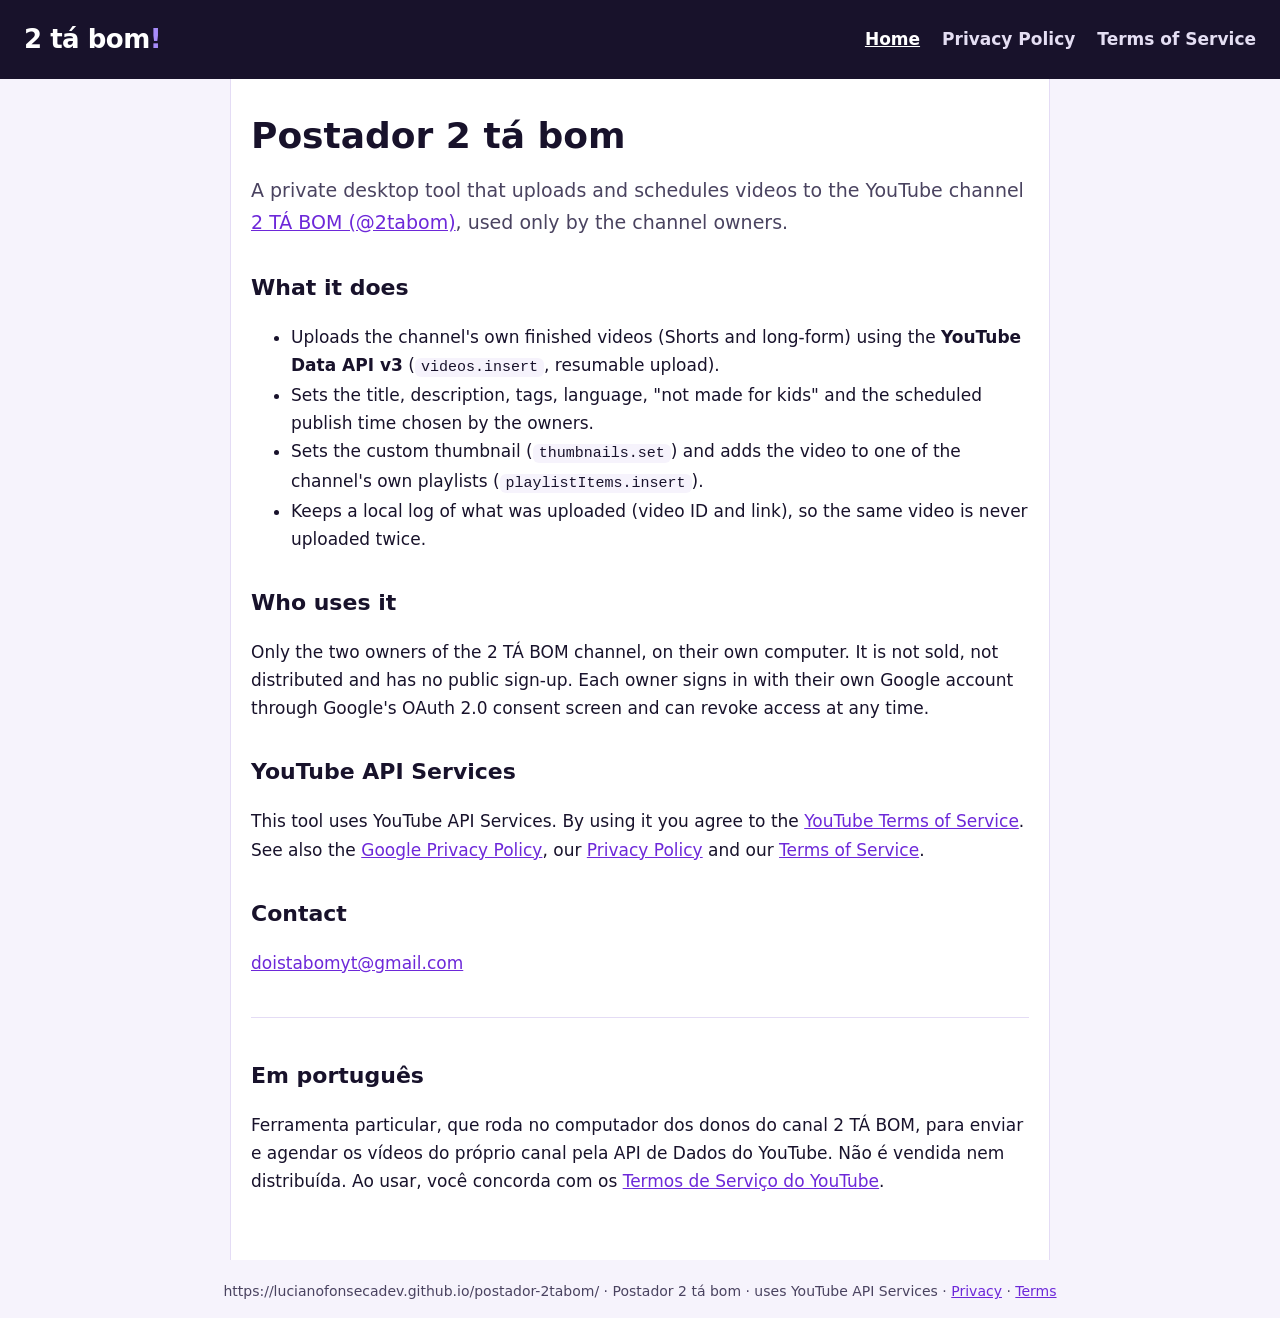
<file: index.html>
<!doctype html>
<html lang="en" translate="no">
<head>
<meta charset="utf-8">
<meta name="google" content="notranslate">
<meta name="viewport" content="width=device-width, initial-scale=1">
<title>Postador 2 tá bom</title>
<link rel="stylesheet" href="estilo.css">
</head>
<body>
<header>
  <div class="marca">2 tá bom<span>!</span></div>
  <nav><a href="index.html" aria-current="page">Home</a><a href="privacy.html">Privacy Policy</a><a href="terms.html">Terms of Service</a></nav>
</header>
<main>
  <h1>Postador 2 tá bom</h1>
  <p class="destaque">A private desktop tool that uploads and schedules videos to the YouTube channel
  <a href="https://www.youtube.com/@2tabom">2 TÁ BOM (@2tabom)</a>, used only by the channel owners.</p>

  <h2>What it does</h2>
  <ul>
    <li>Uploads the channel's own finished videos (Shorts and long-form) using the <strong>YouTube Data API v3</strong>
      (<code>videos.insert</code>, resumable upload).</li>
    <li>Sets the title, description, tags, language, "not made for kids" and the scheduled publish time chosen by the owners.</li>
    <li>Sets the custom thumbnail (<code>thumbnails.set</code>) and adds the video to one of the channel's own playlists
      (<code>playlistItems.insert</code>).</li>
    <li>Keeps a local log of what was uploaded (video ID and link), so the same video is never uploaded twice.</li>
  </ul>

  <h2>Who uses it</h2>
  <p>Only the two owners of the 2 TÁ BOM channel, on their own computer. It is not sold, not distributed and has no
  public sign-up. Each owner signs in with their own Google account through Google's OAuth 2.0 consent screen and can
  revoke access at any time.</p>

  <h2>YouTube API Services</h2>
  <p>This tool uses YouTube API Services. By using it you agree to the
  <a href="https://www.youtube.com/t/terms">YouTube Terms of Service</a>.
  See also the <a href="https://policies.google.com/privacy">Google Privacy Policy</a>,
  our <a href="privacy.html">Privacy Policy</a> and our <a href="terms.html">Terms of Service</a>.</p>

  <h2>Contact</h2>
  <p><a href="mailto:doistabomyt@gmail.com">doistabomyt@gmail.com</a></p>

  <hr>
  <h2 lang="pt-BR">Em português</h2>
  <p lang="pt-BR">Ferramenta particular, que roda no computador dos donos do canal 2 TÁ BOM, para enviar e agendar os
  vídeos do próprio canal pela API de Dados do YouTube. Não é vendida nem distribuída. Ao usar, você concorda com os
  <a href="https://www.youtube.com/t/terms">Termos de Serviço do YouTube</a>.</p>
</main>
<footer>https://lucianofonsecadev.github.io/postador-2tabom/ · Postador 2 tá bom · uses YouTube API Services · <a href="privacy.html">Privacy</a> · <a href="terms.html">Terms</a></footer>
</body>
</html>
</file>
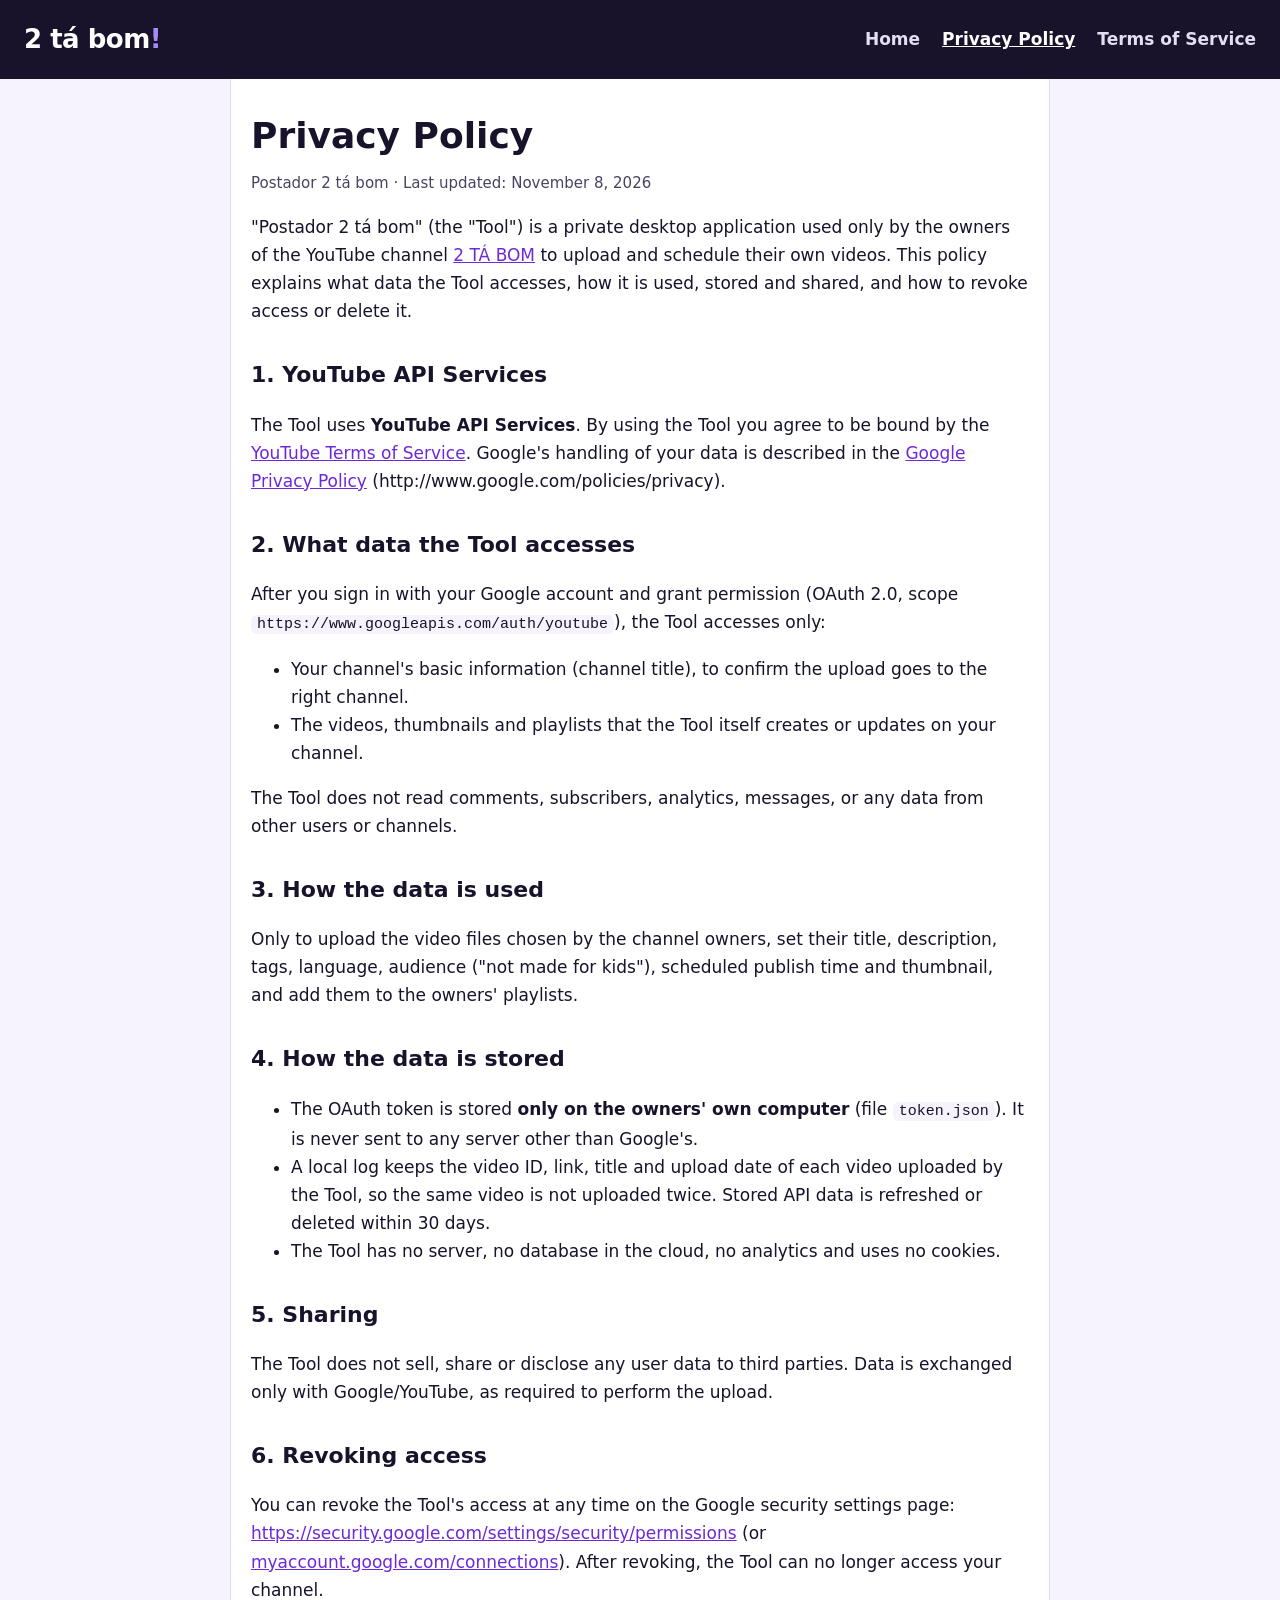
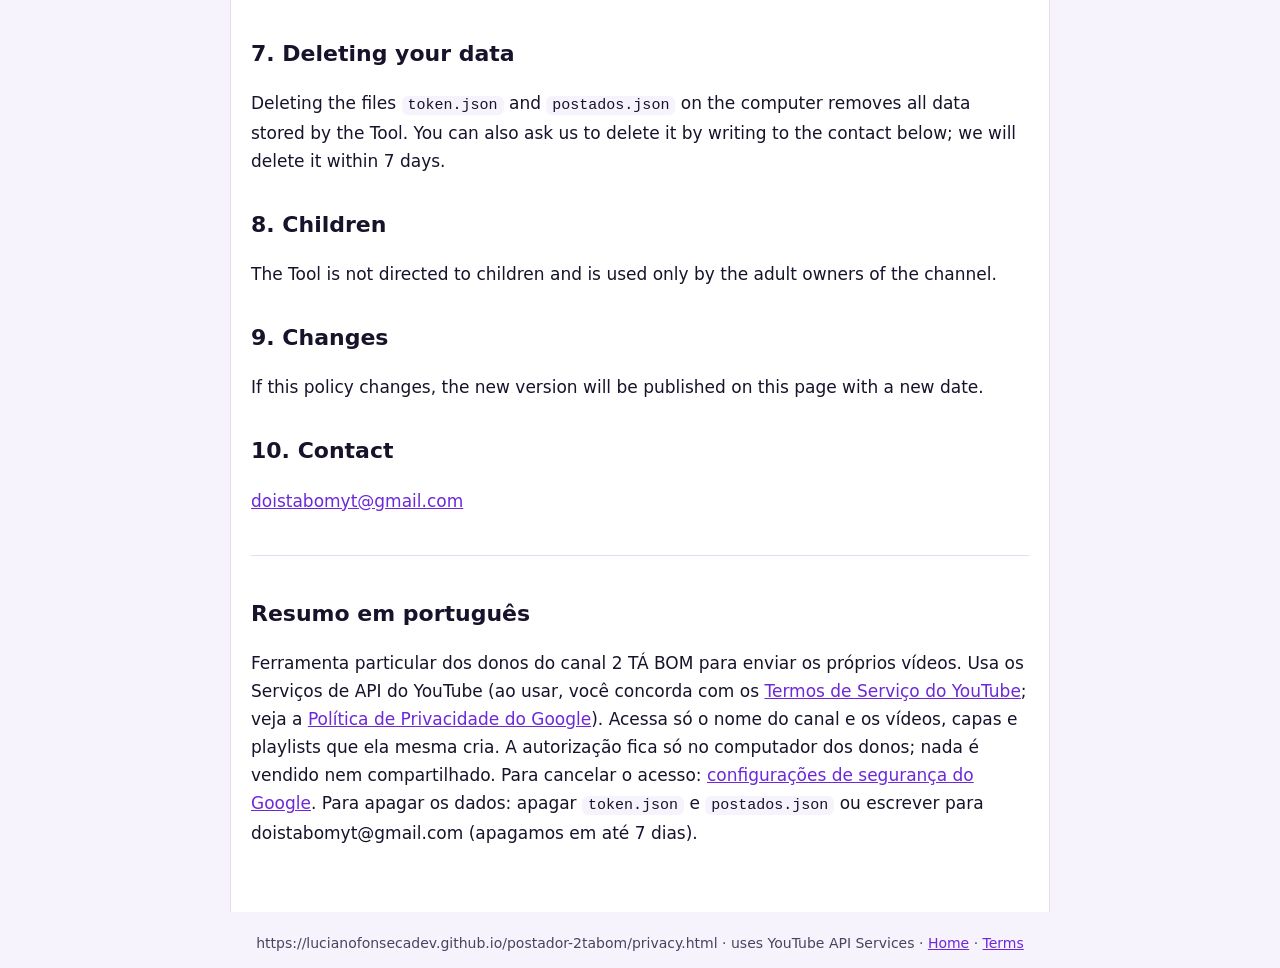
<file: privacy.html>
<!doctype html>
<html lang="en" translate="no">
<head>
<meta charset="utf-8">
<meta name="google" content="notranslate">
<meta name="viewport" content="width=device-width, initial-scale=1">
<title>Privacy Policy · Postador 2 tá bom</title>
<link rel="stylesheet" href="estilo.css">
</head>
<body>
<header>
  <div class="marca">2 tá bom<span>!</span></div>
  <nav><a href="index.html">Home</a><a href="privacy.html" aria-current="page">Privacy Policy</a><a href="terms.html">Terms of Service</a></nav>
</header>
<main>
  <h1>Privacy Policy</h1>
  <p class="data">Postador 2 tá bom · Last updated: November 8, 2026</p>

  <p>"Postador 2 tá bom" (the "Tool") is a private desktop application used only by the owners of the YouTube channel
  <a href="https://www.youtube.com/@2tabom">2 TÁ BOM</a> to upload and schedule their own videos.
  This policy explains what data the Tool accesses, how it is used, stored and shared, and how to revoke access or
  delete it.</p>

  <h2>1. YouTube API Services</h2>
  <p>The Tool uses <strong>YouTube API Services</strong>. By using the Tool you agree to be bound by the
  <a href="https://www.youtube.com/t/terms">YouTube Terms of Service</a>. Google's handling of your data is described in the
  <a href="https://policies.google.com/privacy">Google Privacy Policy</a> (http://www.google.com/policies/privacy).</p>

  <h2>2. What data the Tool accesses</h2>
  <p>After you sign in with your Google account and grant permission (OAuth 2.0, scope
  <code>https://www.googleapis.com/auth/youtube</code>), the Tool accesses only:</p>
  <ul>
    <li>Your channel's basic information (channel title), to confirm the upload goes to the right channel.</li>
    <li>The videos, thumbnails and playlists that the Tool itself creates or updates on your channel.</li>
  </ul>
  <p>The Tool does not read comments, subscribers, analytics, messages, or any data from other users or channels.</p>

  <h2>3. How the data is used</h2>
  <p>Only to upload the video files chosen by the channel owners, set their title, description, tags, language,
  audience ("not made for kids"), scheduled publish time and thumbnail, and add them to the owners' playlists.</p>

  <h2>4. How the data is stored</h2>
  <ul>
    <li>The OAuth token is stored <strong>only on the owners' own computer</strong> (file <code>token.json</code>). It is
      never sent to any server other than Google's.</li>
    <li>A local log keeps the video ID, link, title and upload date of each video uploaded by the Tool, so the same video is
      not uploaded twice. Stored API data is refreshed or deleted within 30 days.</li>
    <li>The Tool has no server, no database in the cloud, no analytics and uses no cookies.</li>
  </ul>

  <h2>5. Sharing</h2>
  <p>The Tool does not sell, share or disclose any user data to third parties. Data is exchanged only with Google/YouTube,
  as required to perform the upload.</p>

  <h2>6. Revoking access</h2>
  <p>You can revoke the Tool's access at any time on the Google security settings page:
  <a href="https://security.google.com/settings/security/permissions">https://security.google.com/settings/security/permissions</a>
  (or <a href="https://myaccount.google.com/connections">myaccount.google.com/connections</a>). After revoking, the Tool
  can no longer access your channel.</p>

  <h2>7. Deleting your data</h2>
  <p>Deleting the files <code>token.json</code> and <code>postados.json</code> on the computer removes all data stored by
  the Tool. You can also ask us to delete it by writing to the contact below; we will delete it within 7 days.</p>

  <h2>8. Children</h2>
  <p>The Tool is not directed to children and is used only by the adult owners of the channel.</p>

  <h2>9. Changes</h2>
  <p>If this policy changes, the new version will be published on this page with a new date.</p>

  <h2>10. Contact</h2>
  <p><a href="mailto:doistabomyt@gmail.com">doistabomyt@gmail.com</a></p>

  <hr>
  <h2 lang="pt-BR">Resumo em português</h2>
  <p lang="pt-BR">Ferramenta particular dos donos do canal 2 TÁ BOM para enviar os próprios vídeos. Usa os Serviços de API
  do YouTube (ao usar, você concorda com os <a href="https://www.youtube.com/t/terms">Termos de Serviço do YouTube</a>;
  veja a <a href="https://policies.google.com/privacy">Política de Privacidade do Google</a>). Acessa só o nome do canal e
  os vídeos, capas e playlists que ela mesma cria. A autorização fica só no computador dos donos; nada é vendido nem
  compartilhado. Para cancelar o acesso:
  <a href="https://security.google.com/settings/security/permissions">configurações de segurança do Google</a>.
  Para apagar os dados: apagar <code>token.json</code> e <code>postados.json</code> ou escrever para
  doistabomyt@gmail.com (apagamos em até 7 dias).</p>
</main>
<footer>https://lucianofonsecadev.github.io/postador-2tabom/privacy.html · uses YouTube API Services · <a href="index.html">Home</a> · <a href="terms.html">Terms</a></footer>
</body>
</html>
</file>
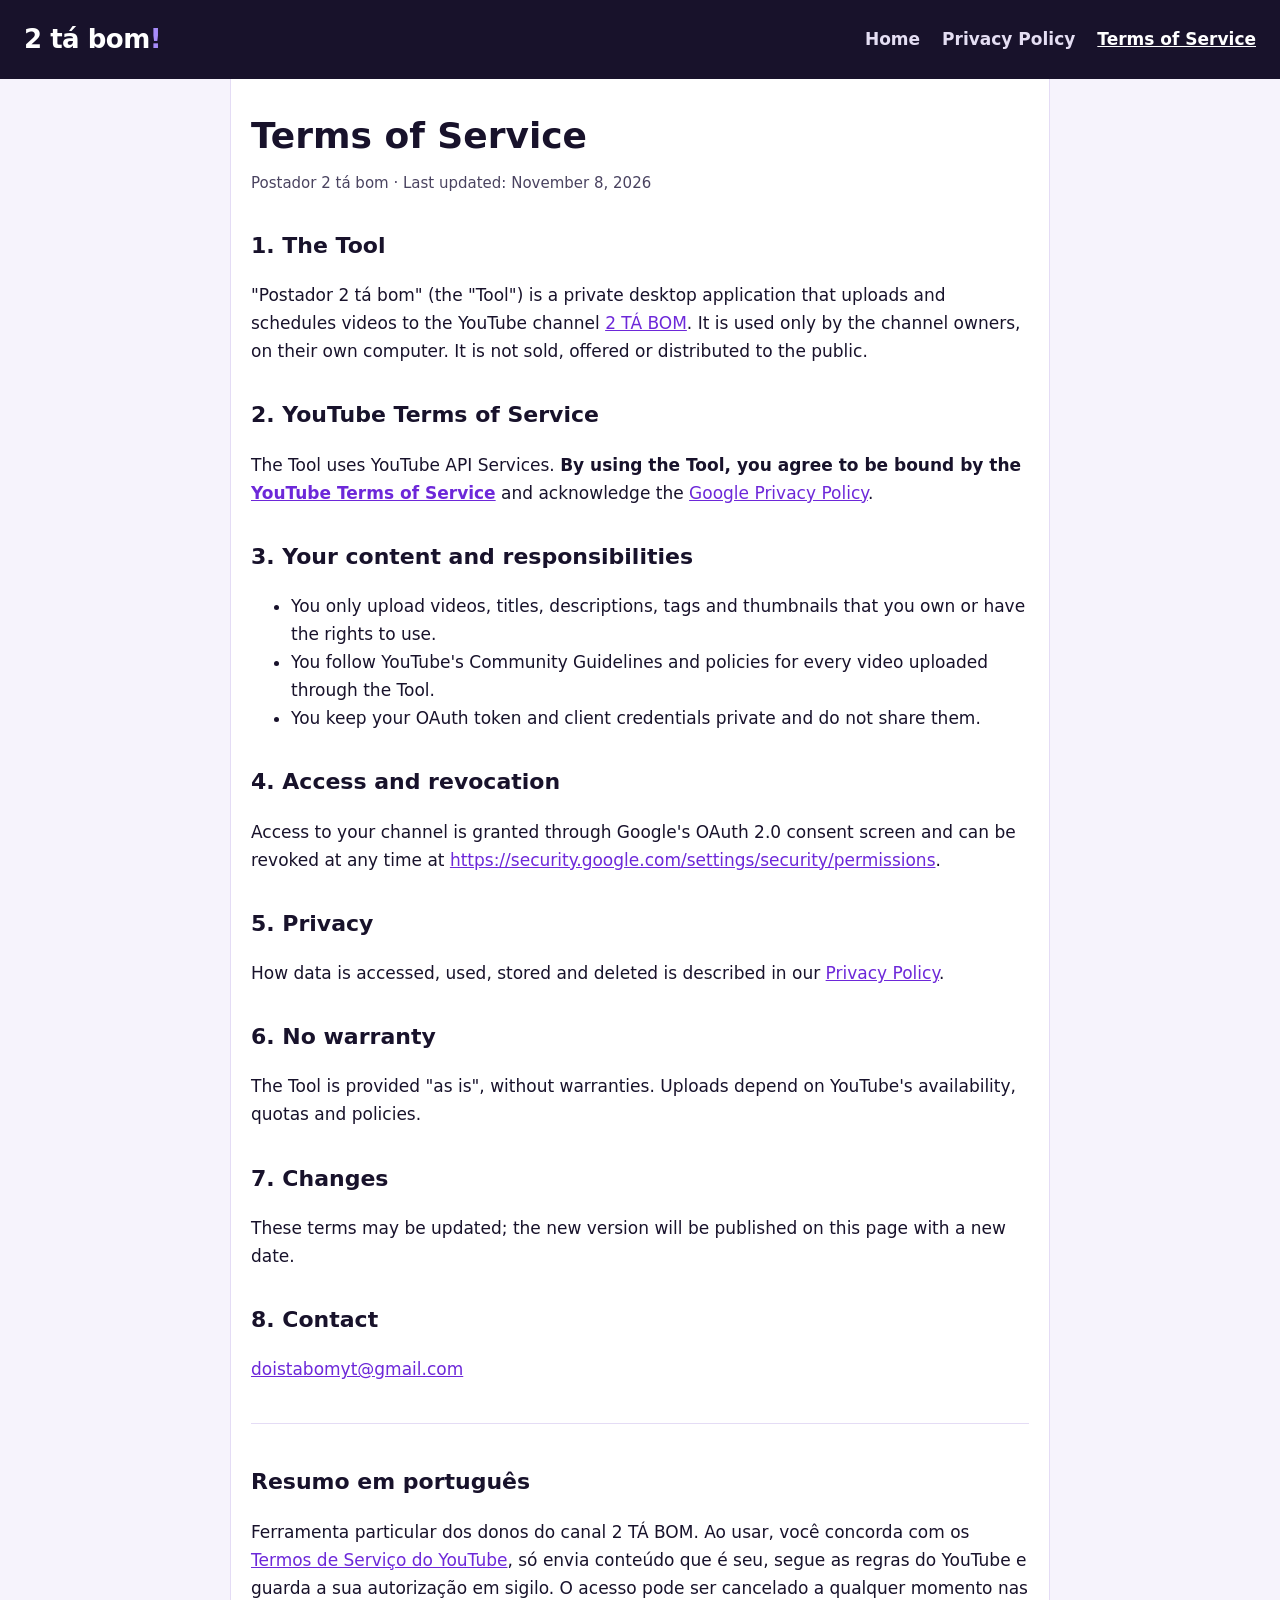
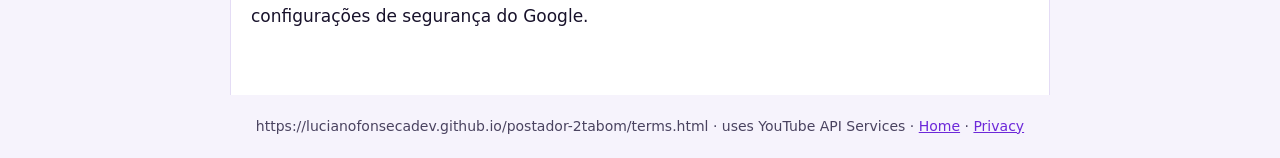
<file: terms.html>
<!doctype html>
<html lang="en" translate="no">
<head>
<meta charset="utf-8">
<meta name="google" content="notranslate">
<meta name="viewport" content="width=device-width, initial-scale=1">
<title>Terms of Service · Postador 2 tá bom</title>
<link rel="stylesheet" href="estilo.css">
</head>
<body>
<header>
  <div class="marca">2 tá bom<span>!</span></div>
  <nav><a href="index.html">Home</a><a href="privacy.html">Privacy Policy</a><a href="terms.html" aria-current="page">Terms of Service</a></nav>
</header>
<main>
  <h1>Terms of Service</h1>
  <p class="data">Postador 2 tá bom · Last updated: November 8, 2026</p>

  <h2>1. The Tool</h2>
  <p>"Postador 2 tá bom" (the "Tool") is a private desktop application that uploads and schedules videos to the YouTube
  channel <a href="https://www.youtube.com/@2tabom">2 TÁ BOM</a>. It is used only by the channel owners, on their own
  computer. It is not sold, offered or distributed to the public.</p>

  <h2>2. YouTube Terms of Service</h2>
  <p>The Tool uses YouTube API Services. <strong>By using the Tool, you agree to be bound by the
  <a href="https://www.youtube.com/t/terms">YouTube Terms of Service</a></strong> and acknowledge the
  <a href="https://policies.google.com/privacy">Google Privacy Policy</a>.</p>

  <h2>3. Your content and responsibilities</h2>
  <ul>
    <li>You only upload videos, titles, descriptions, tags and thumbnails that you own or have the rights to use.</li>
    <li>You follow YouTube's Community Guidelines and policies for every video uploaded through the Tool.</li>
    <li>You keep your OAuth token and client credentials private and do not share them.</li>
  </ul>

  <h2>4. Access and revocation</h2>
  <p>Access to your channel is granted through Google's OAuth 2.0 consent screen and can be revoked at any time at
  <a href="https://security.google.com/settings/security/permissions">https://security.google.com/settings/security/permissions</a>.</p>

  <h2>5. Privacy</h2>
  <p>How data is accessed, used, stored and deleted is described in our <a href="privacy.html">Privacy Policy</a>.</p>

  <h2>6. No warranty</h2>
  <p>The Tool is provided "as is", without warranties. Uploads depend on YouTube's availability, quotas and policies.</p>

  <h2>7. Changes</h2>
  <p>These terms may be updated; the new version will be published on this page with a new date.</p>

  <h2>8. Contact</h2>
  <p><a href="mailto:doistabomyt@gmail.com">doistabomyt@gmail.com</a></p>

  <hr>
  <h2 lang="pt-BR">Resumo em português</h2>
  <p lang="pt-BR">Ferramenta particular dos donos do canal 2 TÁ BOM. Ao usar, você concorda com os
  <a href="https://www.youtube.com/t/terms">Termos de Serviço do YouTube</a>, só envia conteúdo que é seu, segue as regras
  do YouTube e guarda a sua autorização em sigilo. O acesso pode ser cancelado a qualquer momento nas configurações de
  segurança do Google.</p>
</main>
<footer>https://lucianofonsecadev.github.io/postador-2tabom/terms.html · uses YouTube API Services · <a href="index.html">Home</a> · <a href="privacy.html">Privacy</a></footer>
</body>
</html>
</file>
<file: estilo.css>
:root{--tinta:#18122B;--tinta2:#4A4360;--violeta:#6D28D9;--fundo:#F6F3FC;--linha:#E4DCF5}
*{box-sizing:border-box}
body{margin:0;background:var(--fundo);color:var(--tinta);font:17px/1.65 system-ui,-apple-system,"Segoe UI",Roboto,sans-serif}
header{background:var(--tinta);color:#fff;padding:18px 24px;display:flex;flex-wrap:wrap;gap:12px 28px;align-items:center;justify-content:space-between}
.marca{font-weight:800;font-size:26px;letter-spacing:-.5px}.marca span{color:#A78BFA}
nav{display:flex;flex-wrap:wrap;gap:6px 22px}nav a{color:#E4DEF3;text-decoration:none;font-weight:600}nav a[aria-current]{color:#fff;text-decoration:underline}
main{max-width:820px;margin:0 auto;padding:36px 20px 48px;background:#fff;border-left:1px solid var(--linha);border-right:1px solid var(--linha)}
h1{font-size:36px;line-height:1.15;margin:0 0 12px}h2{font-size:22px;margin:32px 0 8px}
a{color:var(--violeta)}code{background:var(--fundo);padding:1px 6px;border-radius:6px;font-size:15px}
.destaque{font-size:19px;color:var(--tinta2)}.data{color:var(--tinta2);font-size:15px}
hr{border:none;border-top:1px solid var(--linha);margin:40px 0}
footer{text-align:center;color:var(--tinta2);font-size:14px;padding:20px}
table{border-collapse:collapse;width:100%}td,th{border:1px solid var(--linha);padding:8px 10px;text-align:left;vertical-align:top}
</file>
